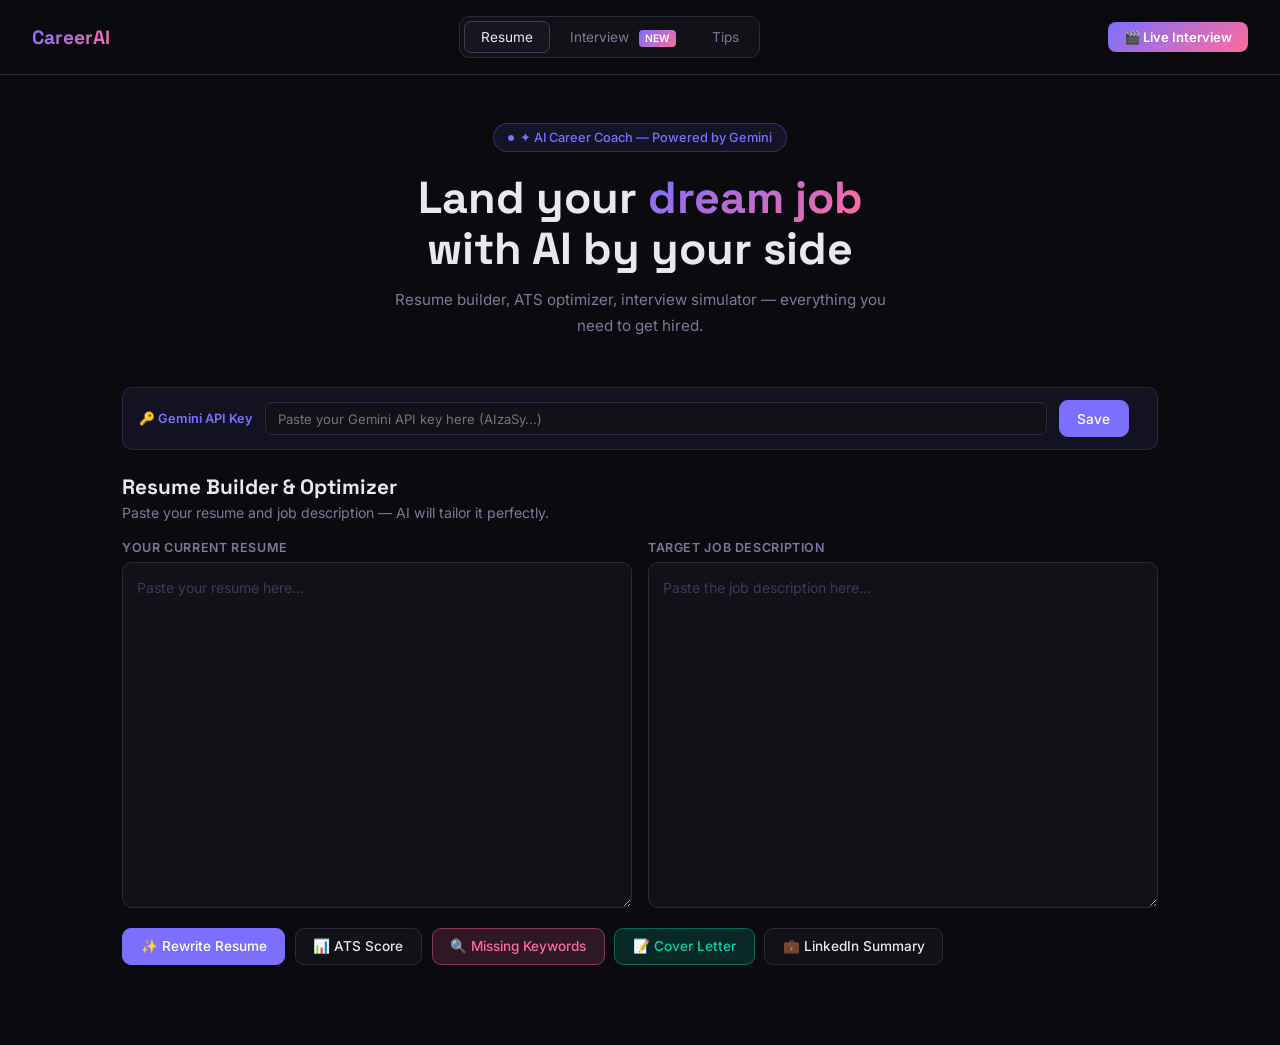
<file: index.html>
<!DOCTYPE html>
<html lang="en">
<head>
<meta charset="UTF-8"/>
<meta name="viewport" content="width=device-width, initial-scale=1.0"/>
<title>CareerAI — Resume & Interview Coach</title>
<link href="https://fonts.googleapis.com/css2?family=Inter:wght@300;400;500;600;700&family=Space+Grotesk:wght@500;700&display=swap" rel="stylesheet"/>
<style>
:root{--bg:#0a0a0f;--surface:#111118;--card:#16161f;--border:#2a2a3a;--border-bright:#3d3d55;--accent:#7c6fff;--accent2:#ff6b9d;--accent3:#00d4aa;--text:#e8e8f0;--muted:#7a7a9a;--dim:#3a3a5a}
*{box-sizing:border-box;margin:0;padding:0}
body{font-family:'Inter',sans-serif;background:var(--bg);color:var(--text);min-height:100vh}
nav{display:flex;align-items:center;justify-content:space-between;padding:1rem 2rem;border-bottom:1px solid var(--border);position:sticky;top:0;background:rgba(10,10,15,0.95);backdrop-filter:blur(12px);z-index:100}
.logo{font-family:'Space Grotesk',sans-serif;font-size:1.2rem;font-weight:700;background:linear-gradient(135deg,var(--accent),var(--accent2));-webkit-background-clip:text;-webkit-text-fill-color:transparent}
.nav-tabs{display:flex;gap:4px;background:var(--surface);border:1px solid var(--border);border-radius:10px;padding:4px}
.nav-tab{padding:.45rem 1rem;border-radius:7px;border:none;background:transparent;color:var(--muted);font-size:.85rem;cursor:pointer;transition:all .2s;font-family:'Inter',sans-serif}
.nav-tab.active{background:var(--card);color:var(--text);border:1px solid var(--border-bright)}
.badge{background:linear-gradient(135deg,var(--accent),var(--accent2));color:#fff;font-size:.65rem;padding:2px 6px;border-radius:4px;margin-left:6px;font-weight:600}
.hero{text-align:center;padding:3rem 2rem 1.5rem}
.hero-eyebrow{display:inline-flex;align-items:center;gap:6px;background:rgba(124,111,255,.1);border:1px solid rgba(124,111,255,.3);color:var(--accent);padding:6px 14px;border-radius:20px;font-size:.8rem;font-weight:500;margin-bottom:1.2rem}
.hero-eyebrow::before{content:'';width:6px;height:6px;background:var(--accent);border-radius:50%;animation:pulse 2s infinite}
@keyframes pulse{0%,100%{opacity:1}50%{opacity:.3}}
.hero h1{font-family:'Space Grotesk',sans-serif;font-size:clamp(1.8rem,4vw,2.8rem);font-weight:700;line-height:1.15;margin-bottom:.8rem}
.hero h1 span{background:linear-gradient(135deg,var(--accent),var(--accent2));-webkit-background-clip:text;-webkit-text-fill-color:transparent}
.hero p{color:var(--muted);font-size:.95rem;max-width:500px;margin:0 auto 1.5rem;line-height:1.7}
.page{display:none;padding:0 2rem 4rem;max-width:1100px;margin:0 auto}
.page.active{display:block}
.section-header{margin-bottom:1.2rem}
.section-header h2{font-family:'Space Grotesk',sans-serif;font-size:1.3rem;font-weight:700;margin-bottom:.25rem}
.section-header p{color:var(--muted);font-size:.88rem}
.api-bar{background:rgba(124,111,255,.08);border:1px solid rgba(124,111,255,.2);border-radius:10px;padding:.75rem 1rem;display:flex;align-items:center;gap:.75rem;margin-bottom:1.5rem;flex-wrap:wrap}
.api-bar label{font-size:.8rem;color:var(--accent);font-weight:600;white-space:nowrap}
.api-bar input{flex:1;min-width:200px;background:var(--surface);border:1px solid var(--border);border-radius:7px;color:var(--text);padding:.45rem .75rem;font-size:.82rem;font-family:'Inter',sans-serif;outline:none}
.api-bar input:focus{border-color:var(--accent)}
.two-col{display:grid;grid-template-columns:1fr 1fr;gap:1rem;margin-bottom:1rem}
@media(max-width:700px){.two-col{grid-template-columns:1fr}}
label.fl{display:block;font-size:.78rem;font-weight:600;color:var(--muted);margin-bottom:.4rem;text-transform:uppercase;letter-spacing:.05em}
textarea,input[type=text]{width:100%;background:var(--surface);border:1px solid var(--border);border-radius:10px;color:var(--text);font-family:'Inter',sans-serif;font-size:.88rem;padding:.9rem;resize:vertical;outline:none;transition:border .2s;line-height:1.6}
textarea:focus,input[type=text]:focus{border-color:var(--accent)}
textarea::placeholder{color:var(--dim)}
.action-row{display:flex;flex-wrap:wrap;gap:.6rem;margin:1rem 0}
.btn{display:inline-flex;align-items:center;gap:6px;padding:.6rem 1.1rem;border-radius:9px;border:1px solid var(--border);background:var(--surface);color:var(--text);font-size:.85rem;font-weight:500;cursor:pointer;transition:all .2s;font-family:'Inter',sans-serif}
.btn:hover{border-color:var(--border-bright);background:var(--card)}
.btn.primary{background:var(--accent);border-color:var(--accent);color:#fff}
.btn.primary:hover{opacity:.85}
.btn.pink{background:rgba(255,107,157,.15);border-color:rgba(255,107,157,.4);color:var(--accent2)}
.btn.teal{background:rgba(0,212,170,.15);border-color:rgba(0,212,170,.4);color:var(--accent3)}
.output-box{background:var(--surface);border:1px solid var(--border);border-radius:12px;padding:1.25rem;margin-top:1rem;display:none}
.output-box.show{display:block}
.output-header{display:flex;align-items:center;justify-content:space-between;margin-bottom:1rem}
.output-title{font-weight:600;font-size:.95rem;display:flex;align-items:center;gap:8px}
.dot{width:8px;height:8px;border-radius:50%;background:var(--accent3);animation:pulse 2s infinite;display:inline-block}
.output-content{font-size:.88rem;line-height:1.8;color:var(--text);white-space:pre-wrap}
.score-section{display:flex;gap:1.5rem;align-items:flex-start;flex-wrap:wrap}
.score-ring{width:100px;height:100px;border-radius:50%;display:flex;align-items:center;justify-content:center;font-family:'Space Grotesk',sans-serif;font-size:1.8rem;font-weight:700;border:3px solid var(--dim)}
.score-ring.good{border-color:var(--accent3);color:var(--accent3)}
.score-ring.mid{border-color:#fa0;color:#fa0}
.score-ring.low{border-color:var(--accent2);color:var(--accent2)}
.chip-grid{display:flex;flex-wrap:wrap;gap:6px;margin-top:.5rem}
.chip{padding:4px 10px;border-radius:6px;font-size:.78rem;font-weight:500;background:rgba(255,107,157,.1);border:1px solid rgba(255,107,157,.3);color:var(--accent2)}
.loading{display:none;align-items:center;gap:10px;color:var(--muted);font-size:.88rem;padding:1rem 0}
.loading.show{display:flex}
.spinner{width:18px;height:18px;border:2px solid var(--border);border-top-color:var(--accent);border-radius:50%;animation:spin .7s linear infinite}
@keyframes spin{to{transform:rotate(360deg)}}
.interview-grid{display:grid;grid-template-columns:1fr 1fr;gap:1rem}
@media(max-width:700px){.interview-grid{grid-template-columns:1fr}}
.question-card{background:var(--card);border:1px solid var(--border);border-radius:14px;padding:1.25rem;cursor:pointer;transition:all .2s}
.question-card:hover{border-color:var(--accent);transform:translateY(-2px)}
.q-number{font-size:.75rem;color:var(--accent);font-weight:600;margin-bottom:.5rem}
.q-text{font-size:.9rem;line-height:1.5;font-weight:500}
.q-cat{display:inline-block;margin-top:.75rem;font-size:.72rem;padding:3px 8px;border-radius:5px;background:rgba(124,111,255,.1);color:var(--accent)}
.modal-overlay{display:none;position:fixed;inset:0;background:rgba(0,0,0,.7);backdrop-filter:blur(4px);z-index:200;align-items:center;justify-content:center;padding:1rem}
.modal-overlay.show{display:flex}
.modal{background:var(--card);border:1px solid var(--border-bright);border-radius:18px;padding:2rem;max-width:640px;width:100%;max-height:90vh;overflow-y:auto}
.modal-q{font-family:'Space Grotesk',sans-serif;font-size:1.1rem;font-weight:600;margin-bottom:1.25rem;line-height:1.4}
.modal-close{float:right;background:none;border:none;color:var(--muted);font-size:1.2rem;cursor:pointer}
.timer{font-family:'Space Grotesk',sans-serif;font-size:2rem;font-weight:700;color:var(--accent);text-align:center;margin:.5rem 0 1rem}
.tips-grid{display:grid;grid-template-columns:repeat(auto-fit,minmax(220px,1fr));gap:.75rem;margin-top:1rem}
.tip-card{background:var(--card);border:1px solid var(--border);border-radius:12px;padding:1rem}
.tip-icon{font-size:1.3rem;margin-bottom:.5rem}
.tip-title{font-size:.85rem;font-weight:600;margin-bottom:.3rem}
.tip-text{font-size:.8rem;color:var(--muted);line-height:1.5}
.toast{position:fixed;bottom:2rem;right:2rem;background:var(--card);border:1px solid var(--accent3);color:var(--accent3);padding:.75rem 1.25rem;border-radius:10px;font-size:.85rem;font-weight:500;z-index:999;transform:translateY(100px);opacity:0;transition:all .3s}
.toast.show{transform:translateY(0);opacity:1}
</style>
</head>
<body>

<nav>
  <div class="logo">CareerAI</div>
  <div class="nav-tabs">
    <button class="nav-tab active" onclick="showPage('resume',this)">Resume</button>
    <button class="nav-tab" onclick="showPage('interview',this)">Interview <span class="badge">NEW</span></button>
    <button class="nav-tab" onclick="showPage('tips',this)">Tips</button>
  </div>
  <a href="interview.html" style="background:linear-gradient(135deg,#7c6fff,#ff6b9d);color:white;padding:.45rem 1rem;border-radius:8px;font-size:.82rem;font-weight:600;text-decoration:none">🎬 Live Interview</a>
</nav>

<div class="hero">
  <div class="hero-eyebrow">✦ AI Career Coach — Powered by Gemini</div>
  <h1>Land your <span>dream job</span><br>with AI by your side</h1>
  <p>Resume builder, ATS optimizer, interview simulator — everything you need to get hired.</p>
</div>

<div style="max-width:1100px;margin:0 auto;padding:0 2rem">
  <div class="api-bar">
    <label>🔑 Gemini API Key</label>
    <input type="password" id="apikey" placeholder="Paste your Gemini API key here (AIzaSy...)"/>
    <button class="btn primary" onclick="saveKey()">Save</button>
    <span id="key-status" style="font-size:.8rem;color:var(--muted)"></span>
  </div>
</div>

<!-- RESUME PAGE -->
<div class="page active" id="page-resume">
  <div class="section-header">
    <h2>Resume Builder & Optimizer</h2>
    <p>Paste your resume and job description — AI will tailor it perfectly.</p>
  </div>
  <div class="two-col">
    <div>
      <label class="fl">Your Current Resume</label>
      <textarea id="resume" rows="14" placeholder="Paste your resume here..."></textarea>
    </div>
    <div>
      <label class="fl">Target Job Description</label>
      <textarea id="job" rows="14" placeholder="Paste the job description here..."></textarea>
    </div>
  </div>
  <div class="action-row">
    <button class="btn primary" onclick="runAI('rewrite')">✨ Rewrite Resume</button>
    <button class="btn" onclick="runAI('score')">📊 ATS Score</button>
    <button class="btn pink" onclick="runAI('keywords')">🔍 Missing Keywords</button>
    <button class="btn teal" onclick="runAI('cover')">📝 Cover Letter</button>
    <button class="btn" onclick="runAI('linkedin')">💼 LinkedIn Summary</button>
  </div>
  <div class="loading" id="resume-loading"><div class="spinner"></div><span>Gemini AI is analyzing...</span></div>
  <div class="output-box" id="resume-output">
    <div class="output-header">
      <div class="output-title"><div class="dot"></div><span id="output-title-text">Result</span></div>
      <button class="btn" onclick="copyText('output-content')" style="padding:.4rem .8rem;font-size:.78rem">Copy</button>
    </div>
    <div id="ats-score-section" style="display:none;margin-bottom:1rem">
      <div class="score-section">
        <div style="text-align:center">
          <div class="score-ring" id="score-ring">--</div>
          <div style="font-size:.75rem;color:var(--muted);margin-top:6px">ATS Score</div>
        </div>
        <div style="flex:1" id="score-details"></div>
      </div>
    </div>
    <div id="keyword-section" style="display:none;margin-bottom:1rem">
      <div style="font-size:.82rem;color:var(--muted);margin-bottom:.5rem">Missing keywords:</div>
      <div class="chip-grid" id="keyword-chips"></div>
    </div>
    <div class="output-content" id="output-content"></div>
  </div>
</div>

<!-- INTERVIEW PAGE -->
<div class="page" id="page-interview">
  <div class="section-header">
    <h2>AI Interview Coach</h2>
    <p>Practice with real questions. Get AI feedback on your answers.</p>
  </div>
  <div style="display:flex;gap:.6rem;flex-wrap:wrap;margin-bottom:1.2rem">
    <button class="btn primary" onclick="loadQ('general')">💬 General HR</button>
    <button class="btn" onclick="loadQ('behavioral')">🧠 Behavioral</button>
    <button class="btn pink" onclick="loadQ('technical')">⚙️ Technical</button>
    <button class="btn teal" onclick="loadQ('leadership')">🚀 Leadership</button>
    <button class="btn" onclick="loadQ('custom')">✏️ Custom Role</button>
  </div>
  <div id="custom-box" style="display:none;margin-bottom:1rem">
    <label class="fl">Your target role</label>
    <div style="display:flex;gap:.6rem">
      <input type="text" id="custom-role" placeholder="e.g. Frontend Developer at Google"/>
      <button class="btn primary" onclick="genCustomQ()">Generate</button>
    </div>
  </div>
  <div class="loading" id="interview-loading"><div class="spinner"></div><span>Generating questions...</span></div>
  <div class="interview-grid" id="questions-grid"></div>
</div>

<!-- TIPS PAGE -->
<div class="page" id="page-tips">
  <div class="section-header">
    <h2>Interview Preparation Guide</h2>
    <p>Body language, answering techniques, and mindset tips.</p>
  </div>
  <div class="tips-grid">
    <div class="tip-card"><div class="tip-icon">🪑</div><div class="tip-title">Sitting posture</div><div class="tip-text">Sit straight, lean slightly forward. Feet flat on floor. Don't cross arms — it signals defensiveness.</div></div>
    <div class="tip-card"><div class="tip-icon">👁️</div><div class="tip-title">Eye contact</div><div class="tip-text">Natural eye contact — not staring. For video calls, look at the camera. Blink normally.</div></div>
    <div class="tip-card"><div class="tip-icon">🗣️</div><div class="tip-title">STAR method</div><div class="tip-text">Situation → Task → Action → Result. Always end with a measurable result you achieved.</div></div>
    <div class="tip-card"><div class="tip-icon">⏸️</div><div class="tip-title">Pause before answering</div><div class="tip-text">"Let me think for a moment" shows thoughtfulness. A 3-second pause is perfectly fine.</div></div>
    <div class="tip-card"><div class="tip-icon">😊</div><div class="tip-title">Smile naturally</div><div class="tip-text">A genuine smile builds rapport instantly. Think of something you're excited about in the role.</div></div>
    <div class="tip-card"><div class="tip-icon">🎯</div><div class="tip-title">Research the company</div><div class="tip-text">Know their mission, recent news, products. Mention something specific — shows genuine interest.</div></div>
    <div class="tip-card"><div class="tip-icon">❓</div><div class="tip-title">Ask smart questions</div><div class="tip-text">"What does success look like in 90 days?" Always prepare 2-3 questions to ask them.</div></div>
    <div class="tip-card"><div class="tip-icon">💻</div><div class="tip-title">Video interview setup</div><div class="tip-text">Camera at eye level. Light in front. Clean background. Test audio 10 mins before.</div></div>
    <div class="tip-card"><div class="tip-icon">🎙️</div><div class="tip-title">Voice & pace</div><div class="tip-text">Speak 20% slower than you think. Clear, measured speech sounds more confident than rushing.</div></div>
  </div>
  <div style="margin-top:2rem">
    <div class="section-header"><h2>Practice with AI</h2><p>Type your answer — get coaching feedback.</p></div>
    <label class="fl">Your answer to practice</label>
    <textarea id="practice-answer" rows="5" placeholder="Type what you would say for any interview question..."></textarea>
    <div class="action-row">
      <button class="btn primary" onclick="runCoach()">🎯 Get AI Coaching</button>
    </div>
    <div class="loading" id="tips-loading"><div class="spinner"></div><span>Analyzing your answer...</span></div>
    <div class="output-box" id="tips-output">
      <div class="output-header">
        <div class="output-title"><div class="dot"></div>Coaching Feedback</div>
        <button class="btn" onclick="copyText('tips-content')" style="padding:.4rem .8rem;font-size:.78rem">Copy</button>
      </div>
      <div class="output-content" id="tips-content"></div>
    </div>
  </div>
</div>

<!-- MODAL -->
<div class="modal-overlay" id="modal">
  <div class="modal">
    <button class="modal-close" onclick="closeModal()">✕</button>
    <div style="font-size:.75rem;color:var(--accent);font-weight:600;margin-bottom:.75rem" id="modal-cat">HR</div>
    <div class="modal-q" id="modal-q">Question</div>
    <div style="display:flex;align-items:center;justify-content:space-between;margin-bottom:.75rem">
      <div style="font-size:.8rem;color:var(--muted)">Time</div>
      <div class="timer" id="timer">0:00</div>
      <button class="btn" onclick="startTimer()" id="timer-btn">▶ Start</button>
    </div>
    <label class="fl">Your answer</label>
    <div style="display:flex;align-items:center;gap:.75rem;margin-bottom:.5rem">
      <button id="modal-mic-btn" onclick="toggleModalMic()" style="width:44px;height:44px;border-radius:50%;border:2px solid var(--border);background:var(--surface);font-size:1.2rem;cursor:pointer;flex-shrink:0;transition:all .2s">🎤</button>
      <div style="font-size:.78rem;color:var(--muted)" id="modal-mic-label">Click mic to speak</div>
    </div>
    <textarea id="modal-answer" rows="5" placeholder="Speak or type your answer here..."></textarea>
    <div class="action-row">
      <button class="btn primary" onclick="stopModalMic();getModalFeedback()">🤖 Get AI Feedback</button>
      <button class="btn" onclick="closeModal()">Skip</button>
    </div>
    <div class="loading" id="modal-loading"><div class="spinner"></div><span>Evaluating...</span></div>
    <div class="output-box" id="modal-output">
      <div class="output-title" style="margin-bottom:.75rem"><div class="dot"></div> AI Feedback</div>
      <div class="output-content" id="modal-content"></div>
    </div>
  </div>
</div>

<div class="toast" id="toast"></div>

<script>
// ====== CONFIG ======
const OPENROUTER_URL = "https://openrouter.ai/api/v1/chat/completions";

// ====== KEY MANAGEMENT ======
function getKey(){
  return document.getElementById('apikey').value.trim() || localStorage.getItem('or_key') || '';
}
function saveKey(){
  const k = document.getElementById('apikey').value.trim();
  if(!k){ alert('Please paste your OpenRouter API key first!'); return; }
  localStorage.setItem('or_key', k);
  document.getElementById('key-status').textContent = '✅ Key saved!';
  setTimeout(()=>document.getElementById('key-status').textContent='',3000);
  showToast('API key saved!');
}
window.onload = ()=>{
  const k = localStorage.getItem('or_key');
  if(k){ document.getElementById('apikey').value = k; document.getElementById('key-status').textContent = '✅ Key loaded'; }
};

// ====== OPENROUTER API CALL ======
async function callGemini(prompt){
  const key = getKey();
  if(!key){ alert('Please paste your OpenRouter API key and click Save!'); return null; }
  try{
    const res = await fetch(OPENROUTER_URL, {
      method:'POST',
      headers:{
        'Content-Type':'application/json',
        'Authorization':'Bearer ' + key,
        'HTTP-Referer':'https://punit848.github.io/ai-resume-developer/',
        'X-Title':'CareerAI Resume Developer'
      },
      body: JSON.stringify({
        model: 'openrouter/owl-alpha',
        messages:[{ role:'user', content: prompt }]
      })
    });
    const data = await res.json();
    if(data.error){ alert('API Error: ' + data.error.message); return null; }
    return data.choices?.[0]?.message?.content || 'No response.';
  } catch(e){
    alert('Network error: ' + e.message);
    return null;
  }
}

// ====== PROMPTS ======
const P = {
  rewrite:(r,j)=>`You are an elite resume writer. Rewrite this resume tailored for the job. Use strong action verbs, quantify achievements, ensure ATS compatibility. Keep facts true.\n\nJOB:\n${j}\n\nRESUME:\n${r}\n\nReturn only the polished resume.`,
  score:(r,j)=>`You are an ATS expert. Score this resume 0-100 for this job. First line must be exactly "SCORE: XX". Then list strengths and gaps as bullet points.\n\nJOB:\n${j}\n\nRESUME:\n${r}`,
  keywords:(r,j)=>`List keywords from the job description MISSING from this resume. Each on its own line starting with "- ".\n\nJOB:\n${j}\n\nRESUME:\n${r}`,
  cover:(r,j)=>`Write a compelling 3-paragraph cover letter for this role. Be specific and genuine.\n\nJOB:\n${j}\n\nRESUME:\n${r}`,
  linkedin:(r,j)=>`Write a LinkedIn About section for this person. Max 300 words. First-person, professional.\n\nROLE:\n${j}\n\nRESUME:\n${r}`,
  coach:(a)=>`You are an expert interview coach. Analyze this answer. Give: what was strong, what to improve, STAR structure feedback, and a better sample answer.\n\nANSWER:\n${a}`,
  feedback:(q,a)=>`You are a senior hiring manager. Evaluate this answer.\n\nQUESTION: ${q}\nANSWER: ${a}\n\nGive: 1) Score /10  2) Strengths  3) Improvements  4) Better version of the answer.`,
  genQ:(role)=>`Generate 6 interview questions for: ${role}\nFormat each as:\nQ: [question]\nCAT: [Behavioral/Technical/HR/Leadership]`
};

// ====== RESUME ACTIONS ======
async function runAI(mode){
  const resume = document.getElementById('resume').value.trim();
  const job = document.getElementById('job').value.trim();
  if(!resume||!job){ alert('Please fill in both your resume and job description!'); return; }

  document.getElementById('resume-loading').classList.add('show');
  document.getElementById('resume-output').classList.remove('show');

  const result = await callGemini(P[mode](resume,job));
  document.getElementById('resume-loading').classList.remove('show');
  if(!result) return;

  const titles={rewrite:'✨ Rewritten Resume',score:'📊 ATS Score',keywords:'🔍 Missing Keywords',cover:'📝 Cover Letter',linkedin:'💼 LinkedIn Summary'};
  document.getElementById('output-title-text').textContent = titles[mode];
  document.getElementById('ats-score-section').style.display='none';
  document.getElementById('keyword-section').style.display='none';

  if(mode==='score'){
    const m=result.match(/SCORE:\s*(\d+)/i);
    if(m){
      const s=parseInt(m[1]);
      const ring=document.getElementById('score-ring');
      ring.textContent=s;
      ring.className='score-ring '+(s>=70?'good':s>=50?'mid':'low');
      document.getElementById('ats-score-section').style.display='block';
      document.getElementById('output-content').textContent=result.replace(/SCORE:\s*\d+\n?/i,'').trim();
    } else { document.getElementById('output-content').textContent=result; }
  } else if(mode==='keywords'){
    const kw=result.match(/^-\s+.+/gm)?.map(k=>k.replace(/^-\s+/,''))||[];
    if(kw.length){
      document.getElementById('keyword-chips').innerHTML=kw.map(k=>`<span class="chip">${k}</span>`).join('');
      document.getElementById('keyword-section').style.display='block';
    }
    document.getElementById('output-content').textContent=result;
  } else {
    document.getElementById('output-content').textContent=result;
  }
  document.getElementById('resume-output').classList.add('show');
  document.getElementById('resume-output').scrollIntoView({behavior:'smooth',block:'nearest'});
}

async function runCoach(){
  const ans=document.getElementById('practice-answer').value.trim();
  if(!ans){ alert('Please type an answer first!'); return; }
  document.getElementById('tips-loading').classList.add('show');
  const result=await callGemini(P.coach(ans));
  document.getElementById('tips-loading').classList.remove('show');
  if(!result) return;
  document.getElementById('tips-content').textContent=result;
  document.getElementById('tips-output').classList.add('show');
}

// ====== INTERVIEW ======
const QS={
  general:[{q:"Tell me about yourself.",c:"HR"},{q:"Why do you want to work here?",c:"HR"},{q:"What are your greatest strengths?",c:"HR"},{q:"What is your biggest weakness?",c:"HR"},{q:"Where do you see yourself in 5 years?",c:"HR"},{q:"Why are you leaving your current job?",c:"HR"}],
  behavioral:[{q:"Tell me about a time you handled a difficult coworker.",c:"Behavioral"},{q:"Describe a time you failed and what you learned.",c:"Behavioral"},{q:"Give an example of when you went above and beyond.",c:"Behavioral"},{q:"Tell me about meeting a tight deadline.",c:"Behavioral"},{q:"Describe a conflict with your manager and how you resolved it.",c:"Behavioral"},{q:"Tell me about a time you learned something quickly.",c:"Behavioral"}],
  technical:[{q:"Explain a complex technical concept to a non-technical person.",c:"Technical"},{q:"How do you stay updated with technology trends?",c:"Technical"},{q:"Describe your debugging process when something breaks in production.",c:"Technical"},{q:"How do you approach code reviews?",c:"Technical"},{q:"Tell me about a technical project you're most proud of.",c:"Technical"},{q:"How do you handle technical debt?",c:"Technical"}],
  leadership:[{q:"Tell me about leading a team through a difficult situation.",c:"Leadership"},{q:"How do you motivate underperforming team members?",c:"Leadership"},{q:"Describe your leadership style.",c:"Leadership"},{q:"How do you handle disagreements within your team?",c:"Leadership"}]
};

function loadQ(type){
  document.getElementById('custom-box').style.display = type==='custom'?'block':'none';
  if(type!=='custom') renderQ(QS[type]||[]);
}

async function genCustomQ(){
  const role=document.getElementById('custom-role').value.trim();
  if(!role){ alert('Please enter a role!'); return; }
  document.getElementById('interview-loading').classList.add('show');
  const result=await callGemini(P.genQ(role));
  document.getElementById('interview-loading').classList.remove('show');
  if(!result) return;
  const qs=[];
  let cq='',cc='';
  for(const line of result.split('\n')){
    if(line.startsWith('Q:')) cq=line.replace('Q:','').trim();
    if(line.startsWith('CAT:')){ cc=line.replace('CAT:','').trim(); if(cq){qs.push({q:cq,c:cc});cq='';} }
  }
  renderQ(qs.length?qs:[{q:result,c:role}]);
}

function renderQ(qs){
  document.getElementById('questions-grid').innerHTML=qs.map((x,i)=>`
    <div class="question-card" onclick="openModal('${x.c}','${x.q.replace(/'/g,"\\'")}')">
      <div class="q-number">Question ${i+1}</div>
      <div class="q-text">${x.q}</div>
      <div class="q-cat">${x.c}</div>
    </div>`).join('');
}

// ====== MODAL ======
let curQ='', timerInt=null, timerSec=0;
function openModal(cat,q){
  curQ=q;
  document.getElementById('modal-cat').textContent=cat.toUpperCase();
  document.getElementById('modal-q').textContent=q;
  document.getElementById('modal-answer').value='';
  document.getElementById('modal-output').classList.remove('show');
  document.getElementById('modal').classList.add('show');
  clearInterval(timerInt); timerSec=0;
  document.getElementById('timer').textContent='0:00';
  document.getElementById('timer-btn').textContent='▶ Start';
}
function closeModal(){ document.getElementById('modal').classList.remove('show'); clearInterval(timerInt); }
function startTimer(){
  clearInterval(timerInt); timerSec=0;
  document.getElementById('timer-btn').textContent='⏸ Reset';
  timerInt=setInterval(()=>{ timerSec++; const m=Math.floor(timerSec/60),s=timerSec%60; document.getElementById('timer').textContent=`${m}:${s.toString().padStart(2,'0')}`; },1000);
}
async function getModalFeedback(){
  const ans=document.getElementById('modal-answer').value.trim();
  if(!ans){ alert('Please type your answer first!'); return; }
  document.getElementById('modal-loading').classList.add('show');
  const result=await callGemini(P.feedback(curQ,ans));
  document.getElementById('modal-loading').classList.remove('show');
  if(!result) return;
  document.getElementById('modal-content').textContent=result;
  document.getElementById('modal-output').classList.add('show');
}

// ====== UTILS ======
// Modal mic
let modalRec=null,modalListening=false,modalTranscript='';
function toggleModalMic(){modalListening?stopModalMic():startModalMic();}
function startModalMic(){
  if(!('webkitSpeechRecognition' in window)&&!('SpeechRecognition' in window)){showToast('Speech not supported');return;}
  const SR=window.SpeechRecognition||window.webkitSpeechRecognition;
  modalRec=new SR();modalRec.continuous=true;modalRec.interimResults=true;modalRec.lang='en-US';
  modalTranscript='';
  modalRec.onresult=e=>{
    let fin='',int='';
    for(let i=e.resultIndex;i<e.results.length;i++){
      if(e.results[i].isFinal)fin+=e.results[i][0].transcript+' ';
      else int+=e.results[i][0].transcript;
    }
    modalTranscript+=fin;
    document.getElementById('modal-answer').value=modalTranscript+int;
  };
  modalRec.onerror=()=>stopModalMic();
  modalRec.start();
  modalListening=true;
  document.getElementById('modal-mic-btn').textContent='🔴';
  document.getElementById('modal-mic-btn').style.borderColor='var(--accent2)';
  document.getElementById('modal-mic-label').textContent='Recording... click to stop';
  startTimer();
}
function stopModalMic(){
  if(modalRec)modalRec.stop();
  modalListening=false;
  document.getElementById('modal-mic-btn').textContent='🎤';
  document.getElementById('modal-mic-btn').style.borderColor='var(--border)';
  document.getElementById('modal-mic-label').textContent='Click mic to speak';
}

function showPage(name,el){
  document.querySelectorAll('.page').forEach(p=>p.classList.remove('active'));
  document.querySelectorAll('.nav-tab').forEach(t=>t.classList.remove('active'));
  document.getElementById('page-'+name).classList.add('active');
  el.classList.add('active');
}
function copyText(id){ navigator.clipboard.writeText(document.getElementById(id).textContent); showToast('Copied!'); }
function showToast(msg){ const t=document.getElementById('toast'); t.textContent=msg; t.classList.add('show'); setTimeout(()=>t.classList.remove('show'),2500); }
</script>
</body>
</html>
</file>
